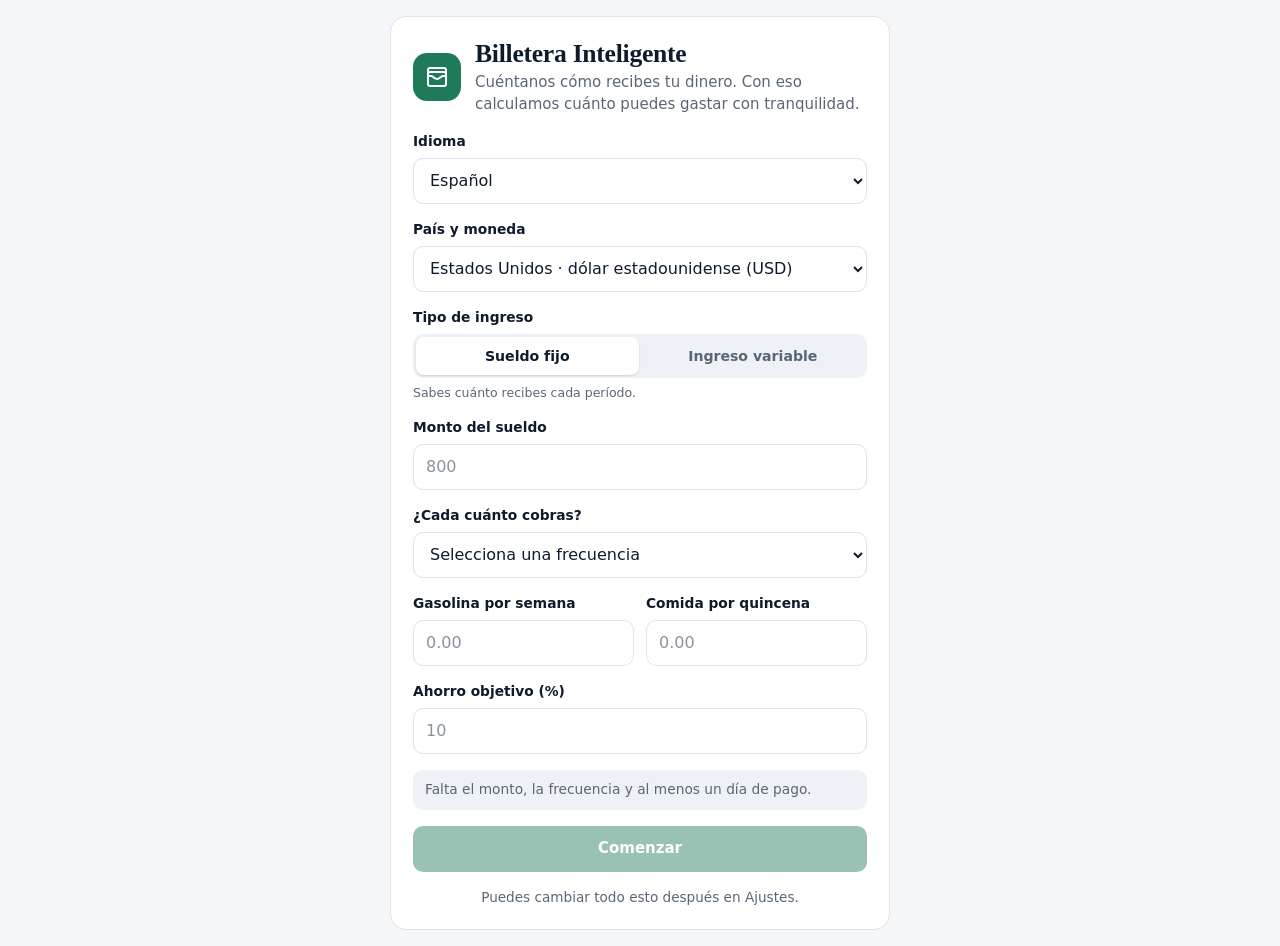
<file: index.html>
<!doctype html>
<html lang="es">
  <head>
    <meta charset="UTF-8" />
    <meta name="viewport" content="width=device-width, initial-scale=1.0, viewport-fit=cover" />
    <meta name="theme-color" content="#f4f6f8" />
    <meta name="mobile-web-app-capable" content="yes" />
    <meta name="apple-mobile-web-app-capable" content="yes" />
    <meta name="apple-mobile-web-app-status-bar-style" content="black-translucent" />
    <link rel="manifest" href="./manifest.webmanifest" />
    <link rel="icon" href="./icon.svg" type="image/svg+xml" />
    <link rel="apple-touch-icon" href="./icon-192.png" />
    <title>Billetera Inteligente</title>
    <script type="module" crossorigin src="./assets/index-D9_K6eY5.js"></script>
    <link rel="stylesheet" crossorigin href="./assets/index-Bp_2-3bE.css">
  </head>
  <body>
    <div id="root"></div>
  </body>
</html>
</file>
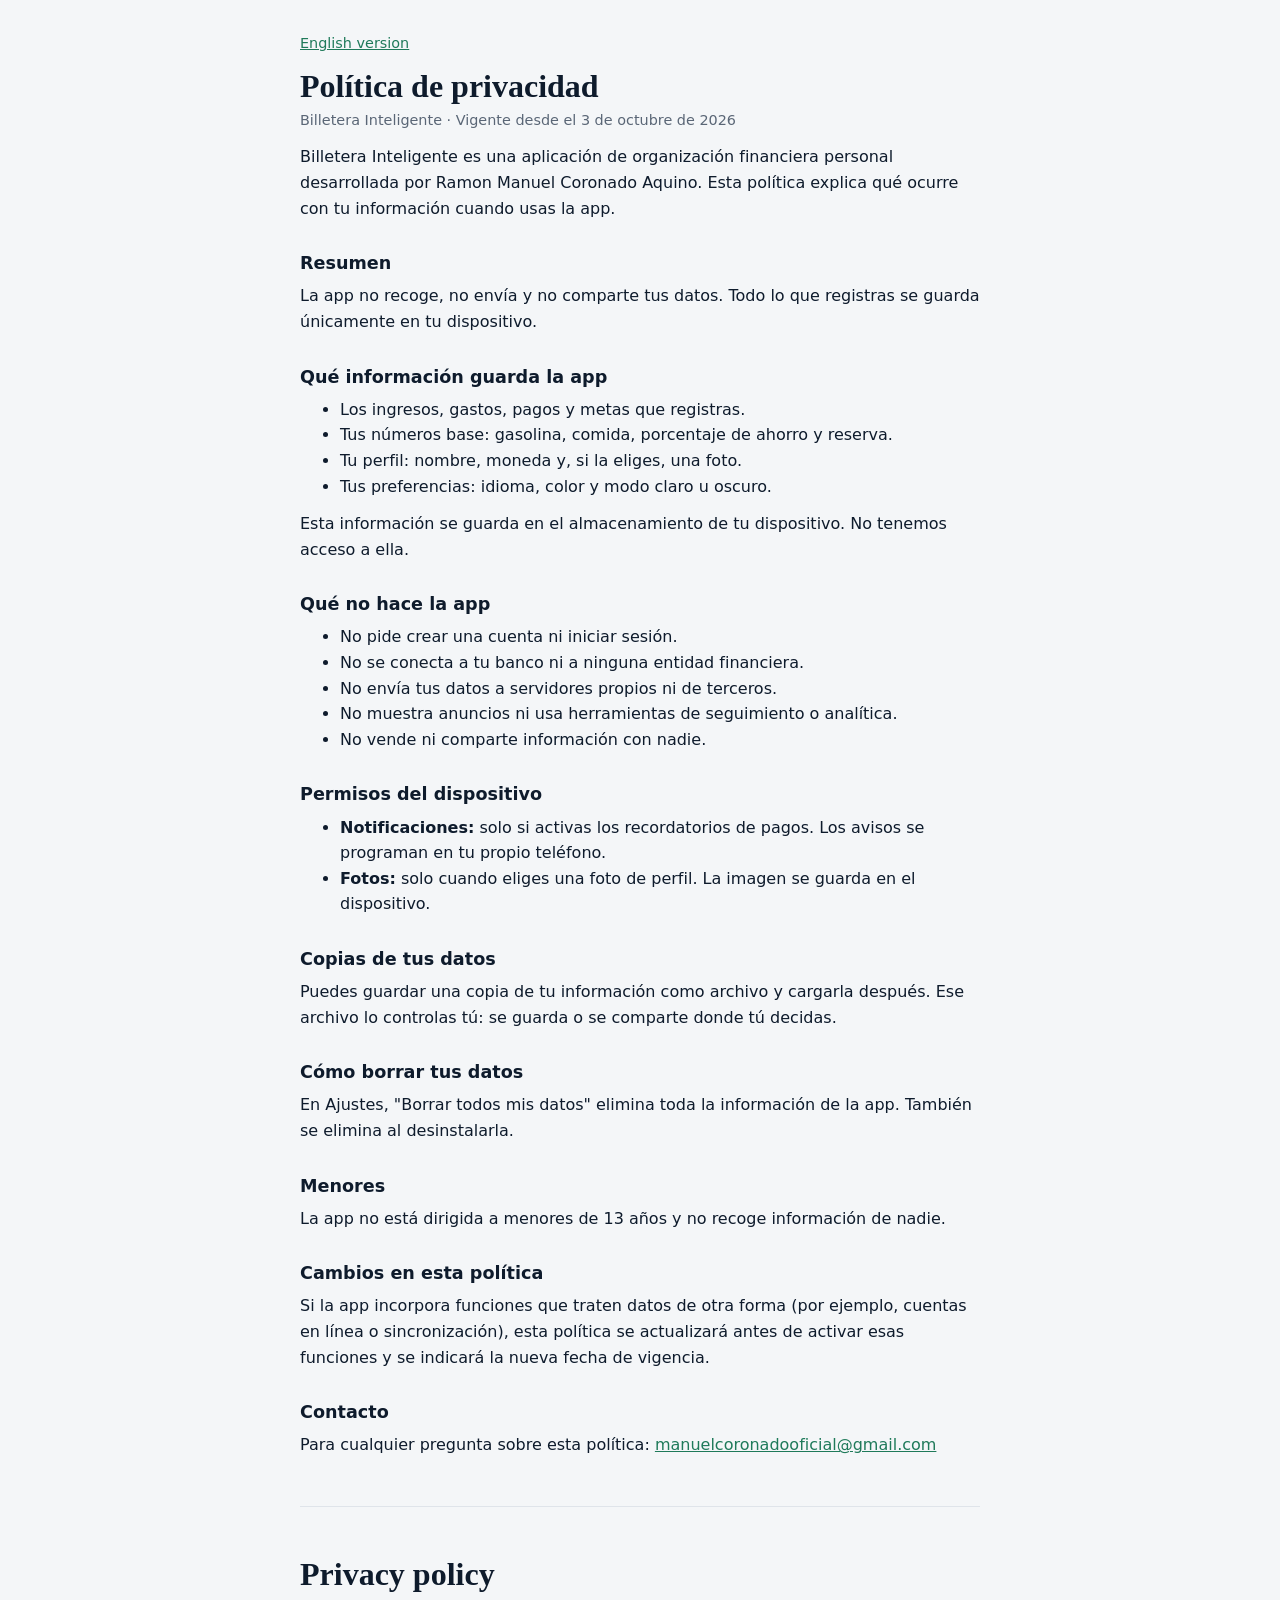
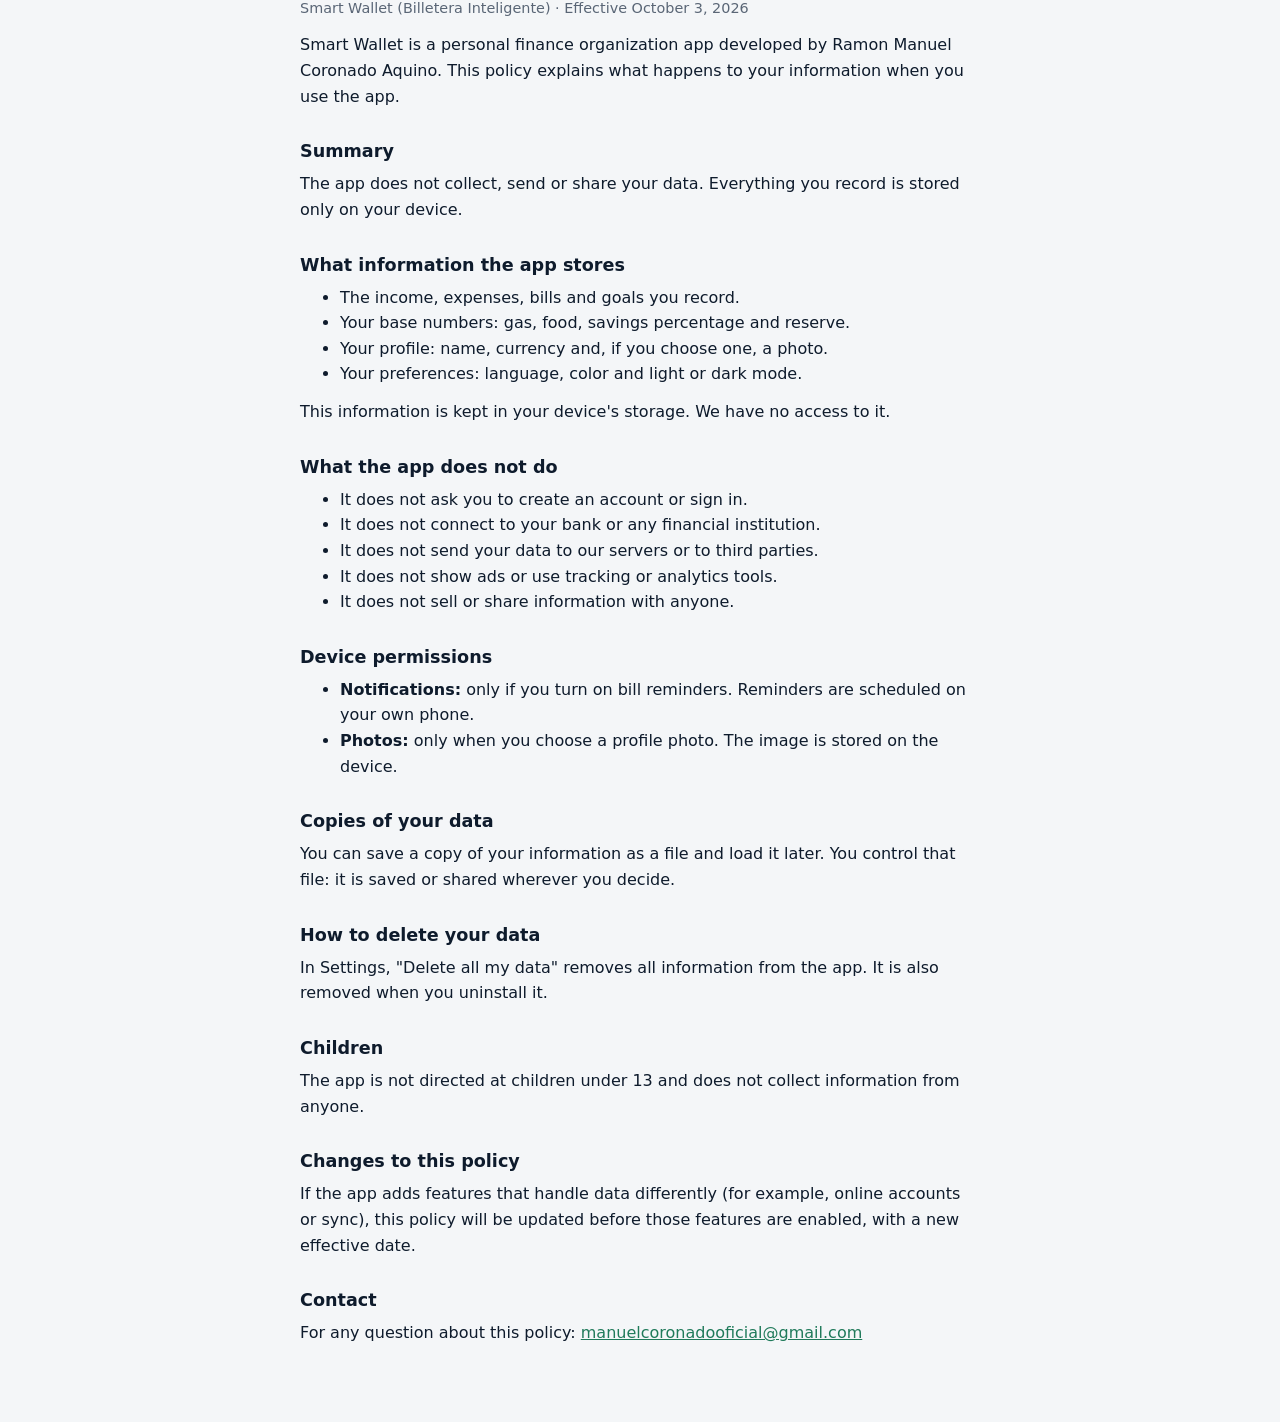
<file: privacidad.html>
<!doctype html>
<html lang="es">
<head>
  <meta charset="UTF-8" />
  <meta name="viewport" content="width=device-width, initial-scale=1.0" />
  <title>Política de privacidad · Billetera Inteligente</title>
  <style>
    body { margin: 0; background: #f4f6f8; color: #0e1b2c; font: 16px/1.6 system-ui, -apple-system, "Segoe UI", Roboto, Arial, sans-serif; }
    main { max-width: 680px; margin: 0 auto; padding: 32px 20px 64px; }
    h1 { font: 600 2rem/1.2 "Iowan Old Style", "Palatino Linotype", Georgia, serif; margin: 0 0 4px; }
    h2 { font-size: 1.1rem; margin: 28px 0 6px; }
    p, ul { margin: 0 0 12px; }
    .meta { color: #5a6676; font-size: 0.9rem; }
    hr { border: 0; border-top: 1px solid #dfe4ea; margin: 48px 0; }
    a { color: #1f7a5a; }
    @media (prefers-color-scheme: dark) {
      body { background: #0c141d; color: #e9eef4; }
      .meta { color: #94a2b3; }
      hr { border-color: #283646; }
      a { color: #7cc4a8; }
    }
  </style>
</head>
<body>
<main>
  <p class="meta"><a href="#english">English version</a></p>

  <h1>Política de privacidad</h1>
  <p class="meta">Billetera Inteligente · Vigente desde el 3 de octubre de 2026</p>

  <p>Billetera Inteligente es una aplicación de organización financiera personal desarrollada por Ramon Manuel Coronado Aquino. Esta política explica qué ocurre con tu información cuando usas la app.</p>

  <h2>Resumen</h2>
  <p>La app no recoge, no envía y no comparte tus datos. Todo lo que registras se guarda únicamente en tu dispositivo.</p>

  <h2>Qué información guarda la app</h2>
  <ul>
    <li>Los ingresos, gastos, pagos y metas que registras.</li>
    <li>Tus números base: gasolina, comida, porcentaje de ahorro y reserva.</li>
    <li>Tu perfil: nombre, moneda y, si la eliges, una foto.</li>
    <li>Tus preferencias: idioma, color y modo claro u oscuro.</li>
  </ul>
  <p>Esta información se guarda en el almacenamiento de tu dispositivo. No tenemos acceso a ella.</p>

  <h2>Qué no hace la app</h2>
  <ul>
    <li>No pide crear una cuenta ni iniciar sesión.</li>
    <li>No se conecta a tu banco ni a ninguna entidad financiera.</li>
    <li>No envía tus datos a servidores propios ni de terceros.</li>
    <li>No muestra anuncios ni usa herramientas de seguimiento o analítica.</li>
    <li>No vende ni comparte información con nadie.</li>
  </ul>

  <h2>Permisos del dispositivo</h2>
  <ul>
    <li><strong>Notificaciones:</strong> solo si activas los recordatorios de pagos. Los avisos se programan en tu propio teléfono.</li>
    <li><strong>Fotos:</strong> solo cuando eliges una foto de perfil. La imagen se guarda en el dispositivo.</li>
  </ul>

  <h2>Copias de tus datos</h2>
  <p>Puedes guardar una copia de tu información como archivo y cargarla después. Ese archivo lo controlas tú: se guarda o se comparte donde tú decidas.</p>

  <h2>Cómo borrar tus datos</h2>
  <p>En Ajustes, "Borrar todos mis datos" elimina toda la información de la app. También se elimina al desinstalarla.</p>

  <h2>Menores</h2>
  <p>La app no está dirigida a menores de 13 años y no recoge información de nadie.</p>

  <h2>Cambios en esta política</h2>
  <p>Si la app incorpora funciones que traten datos de otra forma (por ejemplo, cuentas en línea o sincronización), esta política se actualizará antes de activar esas funciones y se indicará la nueva fecha de vigencia.</p>

  <h2>Contacto</h2>
  <p>Para cualquier pregunta sobre esta política: <a href="mailto:manuelcoronadooficial@gmail.com">manuelcoronadooficial@gmail.com</a></p>

  <hr id="english" />

  <h1 lang="en">Privacy policy</h1>
  <div lang="en">
  <p class="meta">Smart Wallet (Billetera Inteligente) · Effective October 3, 2026</p>

  <p>Smart Wallet is a personal finance organization app developed by Ramon Manuel Coronado Aquino. This policy explains what happens to your information when you use the app.</p>

  <h2>Summary</h2>
  <p>The app does not collect, send or share your data. Everything you record is stored only on your device.</p>

  <h2>What information the app stores</h2>
  <ul>
    <li>The income, expenses, bills and goals you record.</li>
    <li>Your base numbers: gas, food, savings percentage and reserve.</li>
    <li>Your profile: name, currency and, if you choose one, a photo.</li>
    <li>Your preferences: language, color and light or dark mode.</li>
  </ul>
  <p>This information is kept in your device's storage. We have no access to it.</p>

  <h2>What the app does not do</h2>
  <ul>
    <li>It does not ask you to create an account or sign in.</li>
    <li>It does not connect to your bank or any financial institution.</li>
    <li>It does not send your data to our servers or to third parties.</li>
    <li>It does not show ads or use tracking or analytics tools.</li>
    <li>It does not sell or share information with anyone.</li>
  </ul>

  <h2>Device permissions</h2>
  <ul>
    <li><strong>Notifications:</strong> only if you turn on bill reminders. Reminders are scheduled on your own phone.</li>
    <li><strong>Photos:</strong> only when you choose a profile photo. The image is stored on the device.</li>
  </ul>

  <h2>Copies of your data</h2>
  <p>You can save a copy of your information as a file and load it later. You control that file: it is saved or shared wherever you decide.</p>

  <h2>How to delete your data</h2>
  <p>In Settings, "Delete all my data" removes all information from the app. It is also removed when you uninstall it.</p>

  <h2>Children</h2>
  <p>The app is not directed at children under 13 and does not collect information from anyone.</p>

  <h2>Changes to this policy</h2>
  <p>If the app adds features that handle data differently (for example, online accounts or sync), this policy will be updated before those features are enabled, with a new effective date.</p>

  <h2>Contact</h2>
  <p>For any question about this policy: <a href="mailto:manuelcoronadooficial@gmail.com">manuelcoronadooficial@gmail.com</a></p>
  </div>
</main>
</body>
</html>
</file>
<file: assets/index-Bp_2-3bE.css>
:root{--bg: #f4f6f8;--surface: #ffffff;--surface-2: #eef1f5;--border: #dfe4ea;--text: #0e1b2c;--muted: #5a6676;--accent-base: #1f7a5a;--accent: var(--accent-base);--accent-contrast: #ffffff;--accent-soft: color-mix(in srgb, var(--accent) 11%, transparent);--good: #18794e;--bad: #c0392b;--warn: #a8650a;--info: #2b62c4;--pocket-commitments: #d99a1c;--pocket-reserve: #2b62c4;--pocket-savings: #7a5cd6;--pocket-goals: #1aa3a3;--pocket-available: var(--accent);--radius-card: 16px;--radius-control: 10px;--gap: 16px;--sidebar-width: 232px;--font: system-ui, -apple-system, "Segoe UI", Roboto, "Helvetica Neue", Arial, sans-serif;--font-display: "Iowan Old Style", "Palatino Linotype", Palatino, "Book Antiqua", Georgia, serif;color-scheme:light}:root[data-mode=dark]{--bg: #0c141d;--surface: #131d29;--surface-2: #1b2735;--border: #283646;--text: #e9eef4;--muted: #94a2b3;--accent: color-mix(in srgb, var(--accent-base) 62%, #ffffff);--accent-contrast: #0c141d;--accent-soft: color-mix(in srgb, var(--accent) 15%, transparent);--good: #4cc38a;--bad: #f0715f;--warn: #e2a63b;--info: #6c9bf0;color-scheme:dark}:root[data-theme=blue]{--accent-base: #2b62c4;--pocket-reserve: #0f8f8f}:root[data-theme=gold]{--accent-base: #9a7420;--pocket-commitments: #c2553a}:root[data-theme=violet]{--accent-base: #6d4fd6;--pocket-savings: #1f9d68}:root[data-theme=crimson]{--accent-base: #c23b55}:root[data-theme=slate]{--accent-base: #52607a}*,*:before,*:after{box-sizing:border-box}html{-webkit-text-size-adjust:100%}body{margin:0;min-height:100dvh;background:var(--bg);color:var(--text);font-family:var(--font);font-size:15px;line-height:1.45;-webkit-font-smoothing:antialiased;-webkit-tap-highlight-color:transparent;overflow-x:hidden}body.modal-open{overflow:hidden}h1,h2,h3,p,ul{margin:0}h1{font-family:var(--font-display);font-size:1.9rem;font-weight:600;line-height:1.15;letter-spacing:-.01em}h2{font-size:1.02rem;font-weight:650;line-height:1.3}ul{padding:0;list-style:none}a{color:inherit;text-decoration:none}button,input,select,textarea{font:inherit;color:inherit}button{cursor:pointer}button:disabled{cursor:not-allowed;opacity:.45}input,select,textarea{width:100%;min-height:46px;padding:10px 12px;background:var(--surface);border:1px solid var(--border);border-radius:var(--radius-control);outline:none;font-size:16px}input:focus,select:focus{border-color:var(--accent);box-shadow:0 0 0 3px var(--accent-soft)}input::placeholder{color:var(--muted);opacity:.7}:focus-visible{outline:2px solid var(--accent);outline-offset:2px}.muted{color:var(--muted)}.small{font-size:.85rem}.big{font-size:1.3rem}.center{text-align:center}.positive{color:var(--good)}.negative{color:var(--bad)}.warning{color:var(--warn)}.label{color:var(--muted);font-size:.85rem}.figure{font-variant-numeric:tabular-nums;font-weight:650;white-space:nowrap}.link{padding:0;background:none;border:0;color:var(--accent);font-size:.88rem;font-weight:600}.link:hover{text-decoration:underline}.row{display:flex;align-items:center;gap:12px;min-width:0}.spread{display:flex;align-items:center;justify-content:space-between;gap:12px}.spread.wrap{flex-wrap:wrap}.stack{display:flex;flex-direction:column;gap:10px}.rows{display:flex;flex-direction:column;gap:14px}.grid{display:grid;gap:var(--gap);grid-template-columns:minmax(0,1fr);align-items:start}.grid.cols-3{grid-template-columns:repeat(3,minmax(0,1fr))}.grid.cols-4{grid-template-columns:repeat(2,minmax(0,1fr))}@media(max-width:560px){.grid.cols-3{grid-template-columns:minmax(0,1fr)}}@media(min-width:900px){.grid.cols-2{grid-template-columns:repeat(2,minmax(0,1fr))}.grid.cols-4{grid-template-columns:repeat(4,minmax(0,1fr))}}@media(prefers-reduced-motion:reduce){*,*:before,*:after{animation:none!important;transition:none!important}}.app{min-height:100dvh}.main{min-width:0}.content{width:100%;max-width:1080px;margin:0 auto;padding:8px var(--gap) calc(104px + env(safe-area-inset-bottom))}.page{display:flex;flex-direction:column;gap:var(--gap)}.page-heading{display:flex;align-items:flex-end;justify-content:space-between;flex-wrap:wrap;gap:12px;padding:8px 0 4px}.page-heading p{margin-top:4px}.topbar{display:flex;align-items:center;justify-content:space-between;gap:12px;padding:calc(12px + env(safe-area-inset-top)) calc(var(--gap) + env(safe-area-inset-right)) 8px calc(var(--gap) + env(safe-area-inset-left))}.greeting{display:flex;align-items:center;gap:10px;min-width:0;padding:0;background:none;border:0;text-align:left}.greeting-text{display:flex;flex-direction:column;min-width:0;line-height:1.3}.greeting-text span{overflow:hidden;color:var(--muted);font-size:.8rem;text-overflow:ellipsis;white-space:nowrap}.avatar{display:grid;place-items:center;flex:none;width:40px;height:40px;border-radius:50%;background:var(--accent-soft) center / cover no-repeat;color:var(--accent);font-weight:700;font-size:.85rem}.avatar.large{width:68px;height:68px;font-size:1.3rem}.topbar-actions{display:flex;align-items:center;gap:8px;flex:none}.topbar-date{display:none;color:var(--muted);font-size:.88rem}.topbar-date:first-letter{text-transform:uppercase}.brand-mark{display:grid;place-items:center;flex:none;width:34px;height:34px;border-radius:10px;background:var(--accent);color:var(--accent-contrast)}.brand-mark.large{width:48px;height:48px;border-radius:14px}.sidebar{display:none}.bottom-nav{position:fixed;left:0;right:0;bottom:0;z-index:30;display:grid;grid-template-columns:repeat(5,1fr);align-items:center;padding:6px 8px calc(6px + env(safe-area-inset-bottom));background:var(--surface);border-top:1px solid var(--border)}.nav-item{display:flex;flex-direction:column;align-items:center;gap:3px;min-height:50px;padding:4px;background:none;border:0;color:var(--muted);font-size:.7rem;font-weight:600}.nav-item.active{color:var(--accent)}.fab{display:grid;place-items:center;justify-self:center;width:54px;height:54px;margin-top:-22px;border:4px solid var(--bg);border-radius:50%;background:var(--accent);color:var(--accent-contrast)}@media(min-width:900px){.app{display:grid;grid-template-columns:var(--sidebar-width) minmax(0,1fr)}.app.sidebar-collapsed{--sidebar-width: 72px}.bottom-nav{display:none}.content{padding:8px 32px 48px}.topbar{padding:18px 32px 8px;max-width:1144px;margin:0 auto}.topbar-date{display:inline}.sidebar{position:sticky;top:0;display:flex;flex-direction:column;gap:16px;height:100dvh;padding:20px 12px 14px;background:var(--surface);border-right:1px solid var(--border);overflow:hidden auto}.brand{display:flex;align-items:center;gap:10px;padding:0 6px}.brand-text{font-size:.98rem;line-height:1.2}.sidebar-add{width:100%}.sidebar-nav{display:flex;flex-direction:column;gap:2px;flex:1}.nav-link{display:flex;align-items:center;gap:12px;min-height:42px;padding:0 12px;background:none;border:0;border-radius:var(--radius-control);color:var(--muted);font-weight:550;text-align:left;white-space:nowrap}.nav-link svg{flex:none}.nav-link:hover{background:var(--surface-2);color:var(--text)}.nav-link.active{background:var(--accent-soft);color:var(--accent)}.sidebar-collapse{align-self:flex-end}.sidebar-collapsed .brand-text,.sidebar-collapsed .nav-link span,.sidebar-collapsed .sidebar-add span{display:none}.sidebar-collapsed .nav-link,.sidebar-collapsed .brand{justify-content:center;padding:0}.sidebar-collapsed .sidebar-add{padding:0}.sidebar-collapsed .sidebar-collapse{align-self:center}.sidebar-collapsed .collapse-arrow{transform:rotate(180deg)}}.card{display:flex;flex-direction:column;gap:14px;min-width:0;padding:18px;background:var(--surface);border:1px solid var(--border);border-radius:var(--radius-card)}.badge-icon{display:grid;place-items:center;flex:none;width:38px;height:38px;border-radius:50%;background:var(--accent-soft);color:var(--accent)}.badge-icon.small{width:34px;height:34px}.badge-icon.good{background:color-mix(in srgb,var(--good) 14%,transparent);color:var(--good)}.badge-icon.plain{background:var(--surface-2);color:var(--muted)}.btn{display:inline-flex;align-items:center;justify-content:center;gap:8px;min-height:46px;padding:0 18px;border:1px solid transparent;border-radius:var(--radius-control);font-weight:600;white-space:nowrap}.btn.primary{background:var(--accent);color:var(--accent-contrast)}.btn.primary:hover:not(:disabled){filter:brightness(1.08)}.btn.ghost{background:var(--surface);border-color:var(--border);color:var(--text)}.btn.ghost:hover:not(:disabled){background:var(--surface-2)}.btn.danger{background:var(--bad);color:#fff}.btn.small{min-height:36px;padding:0 12px;font-size:.86rem;align-self:flex-start}.btn.block{width:100%}.icon-btn{display:grid;place-items:center;flex:none;width:40px;height:40px;background:var(--surface);border:1px solid var(--border);border-radius:var(--radius-control);color:var(--text)}.icon-btn:hover{background:var(--surface-2)}.icon-btn.subtle{background:none;border-color:transparent;color:var(--muted)}.icon-btn.subtle:hover{background:var(--surface-2);color:var(--text)}.actions{display:flex;flex-wrap:wrap;align-items:center;gap:10px}.chip{display:inline-flex;align-items:center;align-self:flex-start;padding:3px 10px;border-radius:999px;background:var(--surface-2);color:var(--muted);font-size:.78rem;font-weight:600;white-space:nowrap}.chip.good{background:color-mix(in srgb,var(--good) 13%,transparent);color:var(--good)}.chip.bad{background:color-mix(in srgb,var(--bad) 13%,transparent);color:var(--bad)}.chip.warn{background:color-mix(in srgb,var(--warn) 15%,transparent);color:var(--warn)}.progress{height:6px;border-radius:999px;background:var(--surface-2);overflow:hidden}.progress span{display:block;height:100%;border-radius:inherit;background:var(--accent);transition:width .4s ease}.progress.good span{background:var(--good)}.metric{display:flex;flex-direction:column;gap:4px;min-width:0;padding:14px 16px;background:var(--surface);border:1px solid var(--border);border-radius:var(--radius-card)}.metric-label{color:var(--muted);font-size:.82rem}.metric-value{font-size:1.25rem;font-variant-numeric:tabular-nums;overflow-wrap:anywhere}.metric.good .metric-value{color:var(--good)}.metric.warn .metric-value{color:var(--warn)}.empty{display:flex;flex-direction:column;align-items:center;gap:8px;padding:20px 12px;color:var(--muted);text-align:center}.note{display:flex;align-items:flex-start;gap:8px;padding:10px 12px;background:var(--surface-2);border-radius:var(--radius-control);color:var(--muted);font-size:.86rem}.note svg{flex:none;margin-top:2px}.note.good{color:var(--good)}.note.bad{color:var(--bad)}.list{display:flex;flex-direction:column}.list-item{display:flex;align-items:center;gap:12px;padding:12px 0;border-top:1px solid var(--border)}.list>:first-child{border-top:0;padding-top:2px}.list>:last-child{padding-bottom:2px}.list-text{display:flex;flex-direction:column;gap:2px;flex:1;min-width:0}.list-text strong{font-weight:600;overflow-wrap:anywhere}.list-text span{font-size:.84rem}.row-actions{display:flex;align-items:center;gap:4px}.date-badge{display:flex;flex-direction:column;align-items:center;justify-content:center;flex:none;width:44px;height:48px;background:var(--surface-2);border-radius:var(--radius-control);line-height:1.1}.date-badge strong{font-size:1.1rem}.date-badge span{color:var(--muted);font-size:.7rem}.checks{display:flex;flex-direction:column;gap:12px}.checks li{display:flex;align-items:flex-start;gap:10px}.checks svg{flex:none;margin-top:2px}.checks .ok svg{color:var(--good)}.checks .pending{color:var(--muted)}.checks .pending svg{opacity:.3}.option-row{display:flex;flex-direction:column;align-items:flex-start;gap:2px;width:100%;padding:12px 14px;background:var(--surface);border:1px solid var(--border);border-radius:var(--radius-control);text-align:left}.option-row strong{display:inline-flex;align-items:center;gap:8px;font-weight:600}.option-row span{font-size:.85rem}.option-row:hover{background:var(--surface-2)}.option-row.danger strong{color:var(--bad)}.faq{padding:12px 0;border-top:1px solid var(--border)}.faq:first-of-type{border-top:0;padding-top:0}.faq summary{cursor:pointer;font-weight:600}.faq p{margin-top:8px;font-size:.92rem;max-width:62ch}.form{display:flex;flex-direction:column;gap:14px}.form-row{display:grid;grid-template-columns:repeat(2,minmax(0,1fr));gap:12px}.form-grid{display:grid;grid-template-columns:repeat(auto-fit,minmax(200px,1fr));gap:12px}.field{display:flex;flex-direction:column;gap:6px;min-width:0}.field-label{font-size:.86rem;font-weight:600}.choices{display:flex;flex-wrap:wrap;gap:8px}.choice{min-height:40px;padding:0 14px;background:var(--surface);border:1px solid var(--border);border-radius:999px;font-size:.9rem;font-weight:550}.choice.active{background:var(--accent);border-color:var(--accent);color:var(--accent-contrast)}.more summary{cursor:pointer;color:var(--accent);font-size:.9rem;font-weight:600}.more[open] summary{margin-bottom:14px}.inline-form{display:flex;gap:10px}.inline-form input{flex:1;min-width:0}.segmented{display:grid;grid-auto-flow:column;grid-auto-columns:minmax(0,1fr);gap:3px;padding:3px;background:var(--surface-2);border-radius:var(--radius-control)}.segmented button{min-height:38px;padding:0 10px;background:none;border:0;border-radius:8px;color:var(--muted);font-weight:600;font-size:.88rem}.segmented button.active{background:var(--surface);color:var(--text);box-shadow:0 1px 2px #0a142324}.toggle{flex:none;width:46px;height:28px;padding:3px;background:var(--border);border:0;border-radius:999px}.toggle span{display:block;width:22px;height:22px;border-radius:50%;background:#fff;transition:transform .18s}.toggle.on{background:var(--accent)}.toggle.on span{transform:translate(18px)}.switch-row{display:flex;align-items:center;justify-content:space-between;gap:14px;padding:10px 0;border-top:1px solid var(--border)}.card>h2+.switch-row{border-top:0;padding-top:0}.form>.switch-row{border-top:0;padding:0}.switch-row>div{display:flex;flex-direction:column;gap:2px;min-width:0}.switch-row strong{font-weight:600}.modal-backdrop{position:fixed;top:0;right:0;bottom:0;left:0;z-index:50;display:flex;align-items:flex-end;justify-content:center;background:#080e168c;animation:fade .15s ease}.modal{display:flex;flex-direction:column;width:100%;max-width:500px;max-height:92dvh;background:var(--surface);border-radius:20px 20px 0 0;animation:rise .2s ease}.modal-head{display:flex;align-items:center;justify-content:space-between;gap:12px;padding:16px 12px 4px 18px}.modal-title{display:flex;align-items:center;gap:10px;min-width:0}.modal-title strong{font-size:1.12rem}.modal-head .icon-btn{background:none;border-color:transparent;color:var(--muted)}.modal-body{display:flex;flex-direction:column;gap:14px;padding:12px 18px calc(20px + env(safe-area-inset-bottom));overflow-y:auto}@media(min-width:640px){.modal-backdrop{align-items:center;padding:20px}.modal{border-radius:20px}}@keyframes fade{0%{opacity:0}}@keyframes rise{0%{transform:translateY(16px);opacity:0}}.menu-grid{display:grid;grid-template-columns:repeat(2,minmax(0,1fr));gap:10px}.menu-tile{display:flex;flex-direction:column;align-items:flex-start;gap:4px;min-height:88px;padding:14px;background:var(--surface);border:1px solid var(--border);border-radius:var(--radius-control);text-align:left}.menu-tile svg{margin-bottom:4px;color:var(--accent)}.menu-tile strong{font-weight:600}.menu-tile span{font-size:.82rem}.menu-tile:hover,.menu-tile.active{background:var(--surface-2)}.pocket-commitments{--pocket: var(--pocket-commitments)}.pocket-reserve{--pocket: var(--pocket-reserve)}.pocket-savings{--pocket: var(--pocket-savings)}.pocket-goals{--pocket: var(--pocket-goals)}.pocket-available{--pocket: var(--pocket-available)}.pocket-empty{--pocket: var(--surface-2)}.swatch-dot{flex:none;width:10px;height:10px;border-radius:3px;background:var(--pocket)}.money-bar{display:flex;gap:2px;height:14px;border-radius:5px;overflow:hidden}.money-bar span{min-width:0;background:var(--pocket);transition:width .4s ease}.total-line{display:flex;align-items:baseline;justify-content:space-between;gap:12px}.total-line strong{font-size:1.5rem;font-variant-numeric:tabular-nums}.dist-preview{display:flex;flex-direction:column}.dist-row{display:flex;align-items:center;gap:12px;padding:10px 0;border-top:1px solid var(--border)}.dist-row:first-child{border-top:0}.dist-row-text{display:flex;flex-direction:column;flex:1;min-width:0}.dist-row strong{font-weight:600}.dist-row b{font-variant-numeric:tabular-nums;white-space:nowrap}.dist-preview .note{margin-top:6px}.result{display:flex;align-items:flex-start;gap:12px;padding:12px 14px;border-radius:var(--radius-control)}.result>div{display:flex;flex-direction:column;gap:2px}.result.good{background:color-mix(in srgb,var(--good) 12%,transparent);color:var(--good)}.result.bad{background:color-mix(in srgb,var(--bad) 12%,transparent);color:var(--bad)}.result span{color:var(--text);font-size:.9rem}.legend{display:flex;gap:16px;color:var(--muted);font-size:.82rem}.dot{display:inline-block;width:9px;height:9px;margin-right:4px;border-radius:3px}.dot.income,.bar.income{background:var(--accent)}.dot.expense,.bar.expense{background:color-mix(in srgb,var(--text) 30%,transparent)}.onboarding{display:grid;place-items:center;min-height:100dvh;padding:calc(16px + env(safe-area-inset-top)) 16px calc(16px + env(safe-area-inset-bottom))}.onboarding-card{width:100%;max-width:500px;gap:16px;padding:22px}.onboarding-brand{display:flex;align-items:center;gap:14px}.onboarding-brand h1{font-size:1.6rem}.onboarding-brand p{margin-top:4px}.day-grid{display:grid;grid-template-columns:repeat(7,minmax(0,1fr));gap:6px}.day{min-height:40px;padding:0;background:var(--surface);border:1px solid var(--border);border-radius:8px;font-size:.86rem;font-variant-numeric:tabular-nums}.day.active{background:var(--accent);border-color:var(--accent);color:var(--accent-contrast);font-weight:700}.balance{display:flex;align-items:flex-start;justify-content:space-between;gap:16px;padding:10px 2px 6px}.balance-main{display:flex;flex-direction:column;gap:2px;min-width:0}.balance-amount{font-family:var(--font-display);font-size:clamp(2.6rem,12vw,4rem);font-weight:600;font-variant-numeric:lining-nums tabular-nums;letter-spacing:-.02em;line-height:1.05;overflow-wrap:anywhere}.per-day{font-weight:600;max-width:46ch}.balance-amount.long{font-size:clamp(1.5rem,7.4vw,3rem)}.score-pill{display:flex;flex-direction:column;align-items:center;flex:none;min-width:76px;padding:8px 12px;background:var(--surface);border:1px solid var(--border);border-radius:var(--radius-card);line-height:1.15}.score-pill strong{font-size:1.5rem;font-variant-numeric:tabular-nums;color:var(--tone, var(--text))}.score-pill span{color:var(--muted);font-size:.74rem}.tone-good{--tone: var(--good)}.tone-info{--tone: var(--info)}.tone-warn{--tone: var(--warn)}.tone-bad{--tone: var(--bad)}.quick-actions{display:grid;grid-template-columns:repeat(4,minmax(0,1fr));gap:8px}.quick-action{display:flex;flex-direction:column;align-items:center;gap:6px;padding:4px 2px;background:none;border:0;font-size:.82rem;font-weight:600}.quick-icon{display:grid;place-items:center;width:52px;height:52px;border-radius:50%;background:var(--surface);border:1px solid var(--border);color:var(--text)}.quick-icon.income{background:var(--accent);border-color:var(--accent);color:var(--accent-contrast)}.quick-action:hover .quick-icon:not(.income){background:var(--surface-2)}@media(min-width:900px){.quick-actions{display:flex;gap:10px}.quick-action{flex-direction:row;gap:8px;padding:6px 16px 6px 6px;background:var(--surface);border:1px solid var(--border);border-radius:999px}.quick-icon{width:34px;height:34px;border:0;background:var(--surface-2)}.quick-action:hover{background:var(--surface-2)}}.banner{display:flex;align-items:center;justify-content:space-between;gap:12px;width:100%;padding:12px 14px;background:color-mix(in srgb,var(--tone, var(--accent)) 9%,var(--surface));border:1px solid color-mix(in srgb,var(--tone, var(--accent)) 28%,transparent);border-radius:var(--radius-card);text-align:left}.banner>div{display:flex;flex-direction:column;gap:2px;min-width:0}.banner strong{color:var(--tone, var(--accent))}.banner span{font-size:.9rem}.banner svg{flex:none;color:var(--muted)}.ledger{display:grid;gap:0 28px}.ledger li{display:flex;align-items:center;gap:12px;padding:10px 0;border-top:1px solid var(--border)}.ledger li>div{display:flex;flex-direction:column;flex:1;min-width:0}.ledger strong{font-weight:600}@media(min-width:900px){.ledger{grid-template-columns:repeat(2,minmax(0,1fr))}}.source-group{display:flex;flex-direction:column;gap:6px}.source-group>.spread:first-child{padding-bottom:6px;border-bottom:1px solid var(--border)}.source-group strong{font-weight:600}@media(max-width:560px){.list-item.bill{flex-wrap:wrap}.list-item.bill .row-actions{width:100%;justify-content:flex-end}}.month-chart{display:grid;grid-template-columns:repeat(6,minmax(0,1fr));gap:8px;height:170px}.month{display:flex;flex-direction:column;align-items:center;gap:6px;min-width:0}.month-bars{display:flex;align-items:flex-end;justify-content:center;gap:3px;flex:1;width:100%;border-bottom:1px solid var(--border)}.bar{width:34%;max-width:20px;min-height:2px;border-radius:4px 4px 0 0}.meter{display:flex;flex-direction:column;align-items:center;gap:4px}.meter svg{width:100%;max-width:280px}.meter-rim{fill:var(--surface-2)}.meter-face{fill:var(--surface);stroke:var(--border);stroke-width:1}.meter-tick{stroke:var(--muted);stroke-width:1.2;opacity:.5}.meter-tick.major{stroke:var(--text);stroke-width:2.2;opacity:.9}.meter-number{fill:var(--muted);font-size:11px;font-weight:600}.meter-needle{transform-origin:160px 160px;transition:transform .8s cubic-bezier(.22,.8,.25,1)}.meter-needle path{fill:var(--text)}.meter-hub{fill:var(--surface);stroke:var(--text);stroke-width:2}.meter-score{font-size:34px;font-weight:700;font-family:var(--font-display)}.meter-caption{fill:var(--muted);font-size:10px;font-weight:600}.meter-status{display:flex;flex-direction:column;align-items:center;gap:2px;text-align:center}.meter-status strong{color:var(--meter-color)}.level-steps{display:flex;justify-content:space-between;gap:6px;color:var(--muted);font-size:.74rem}.level-steps .reached{color:var(--accent);font-weight:600}@media(max-width:480px){.level-steps span:not(.reached):not(:last-child){display:none}}.photo-row{display:flex;align-items:center;flex-wrap:wrap;gap:14px}.swatches{display:flex;flex-wrap:wrap;gap:10px}.swatch{display:grid;place-items:center;width:40px;height:40px;border:3px solid var(--surface);border-radius:50%;color:#fff;outline:1px solid var(--border)}.swatch.active{outline:2px solid var(--text)}.donate{flex-direction:row;align-items:center;justify-content:space-between;flex-wrap:wrap}
</file>
